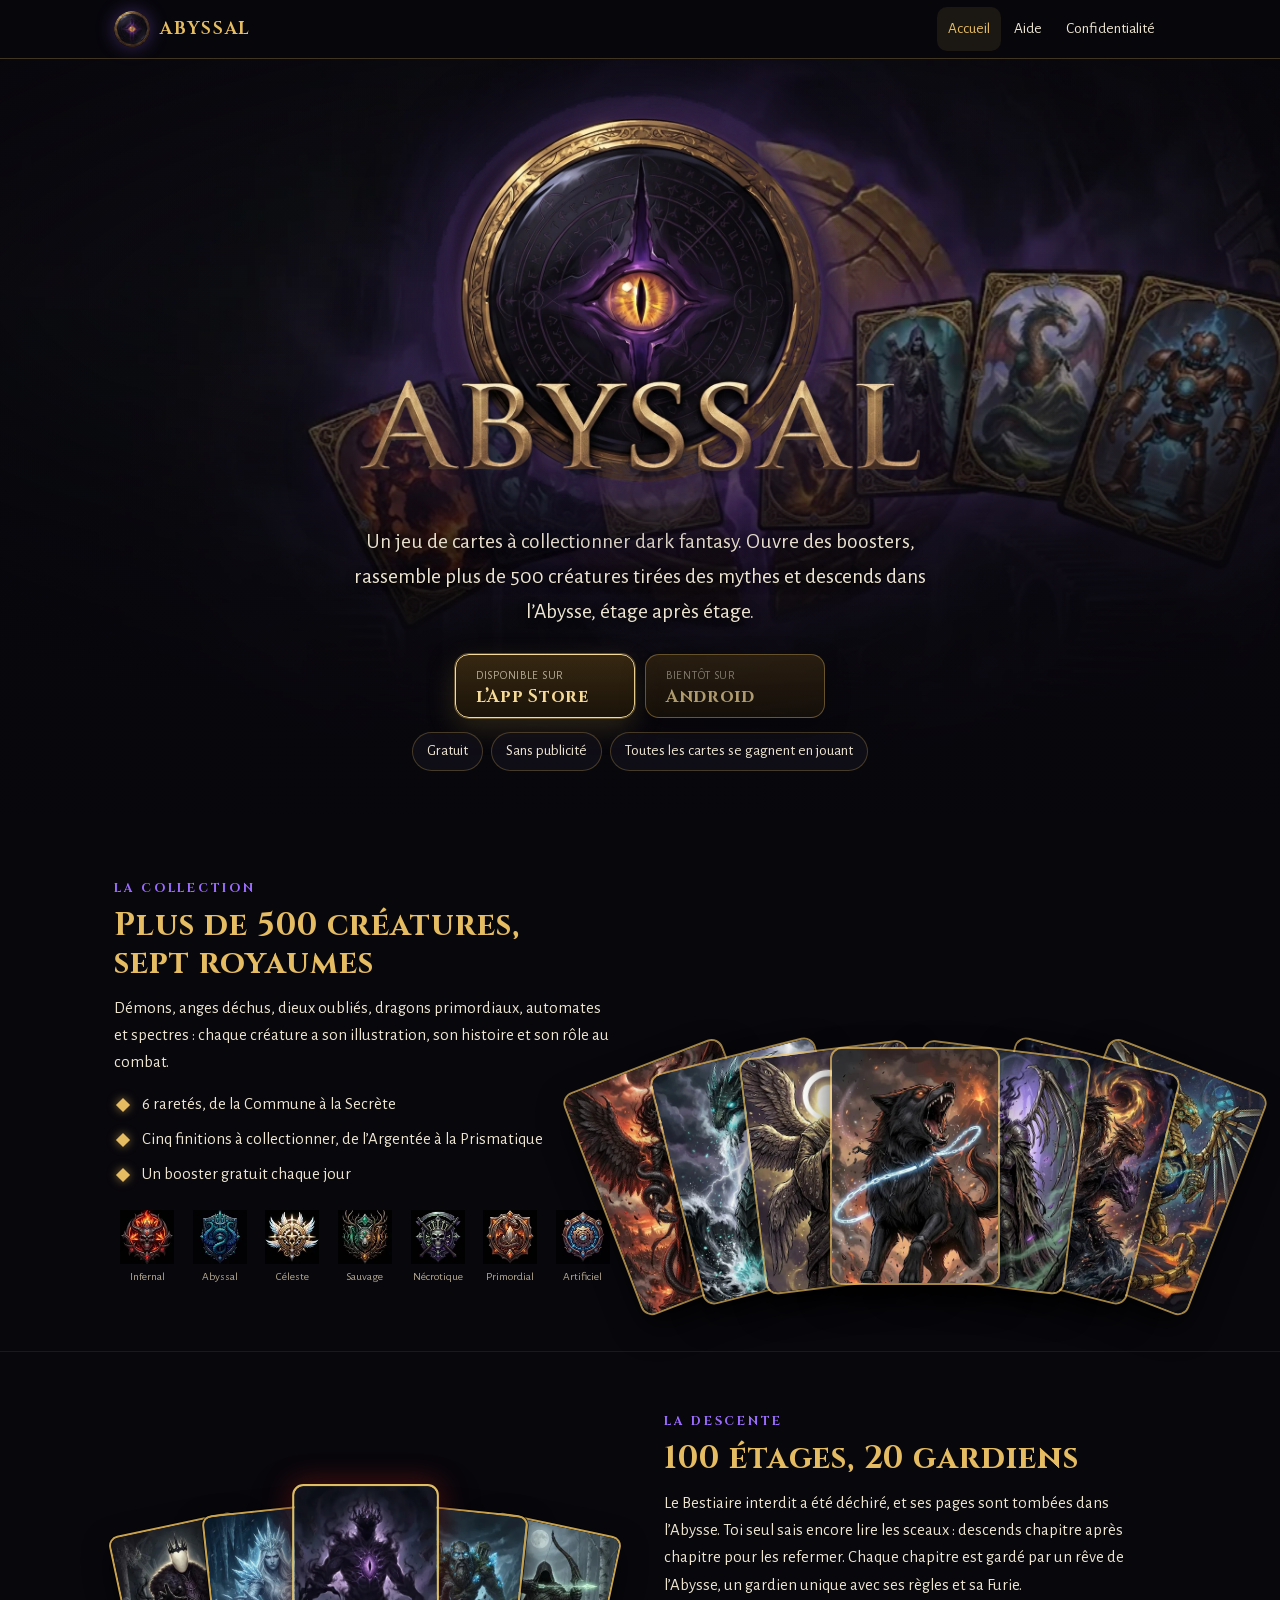
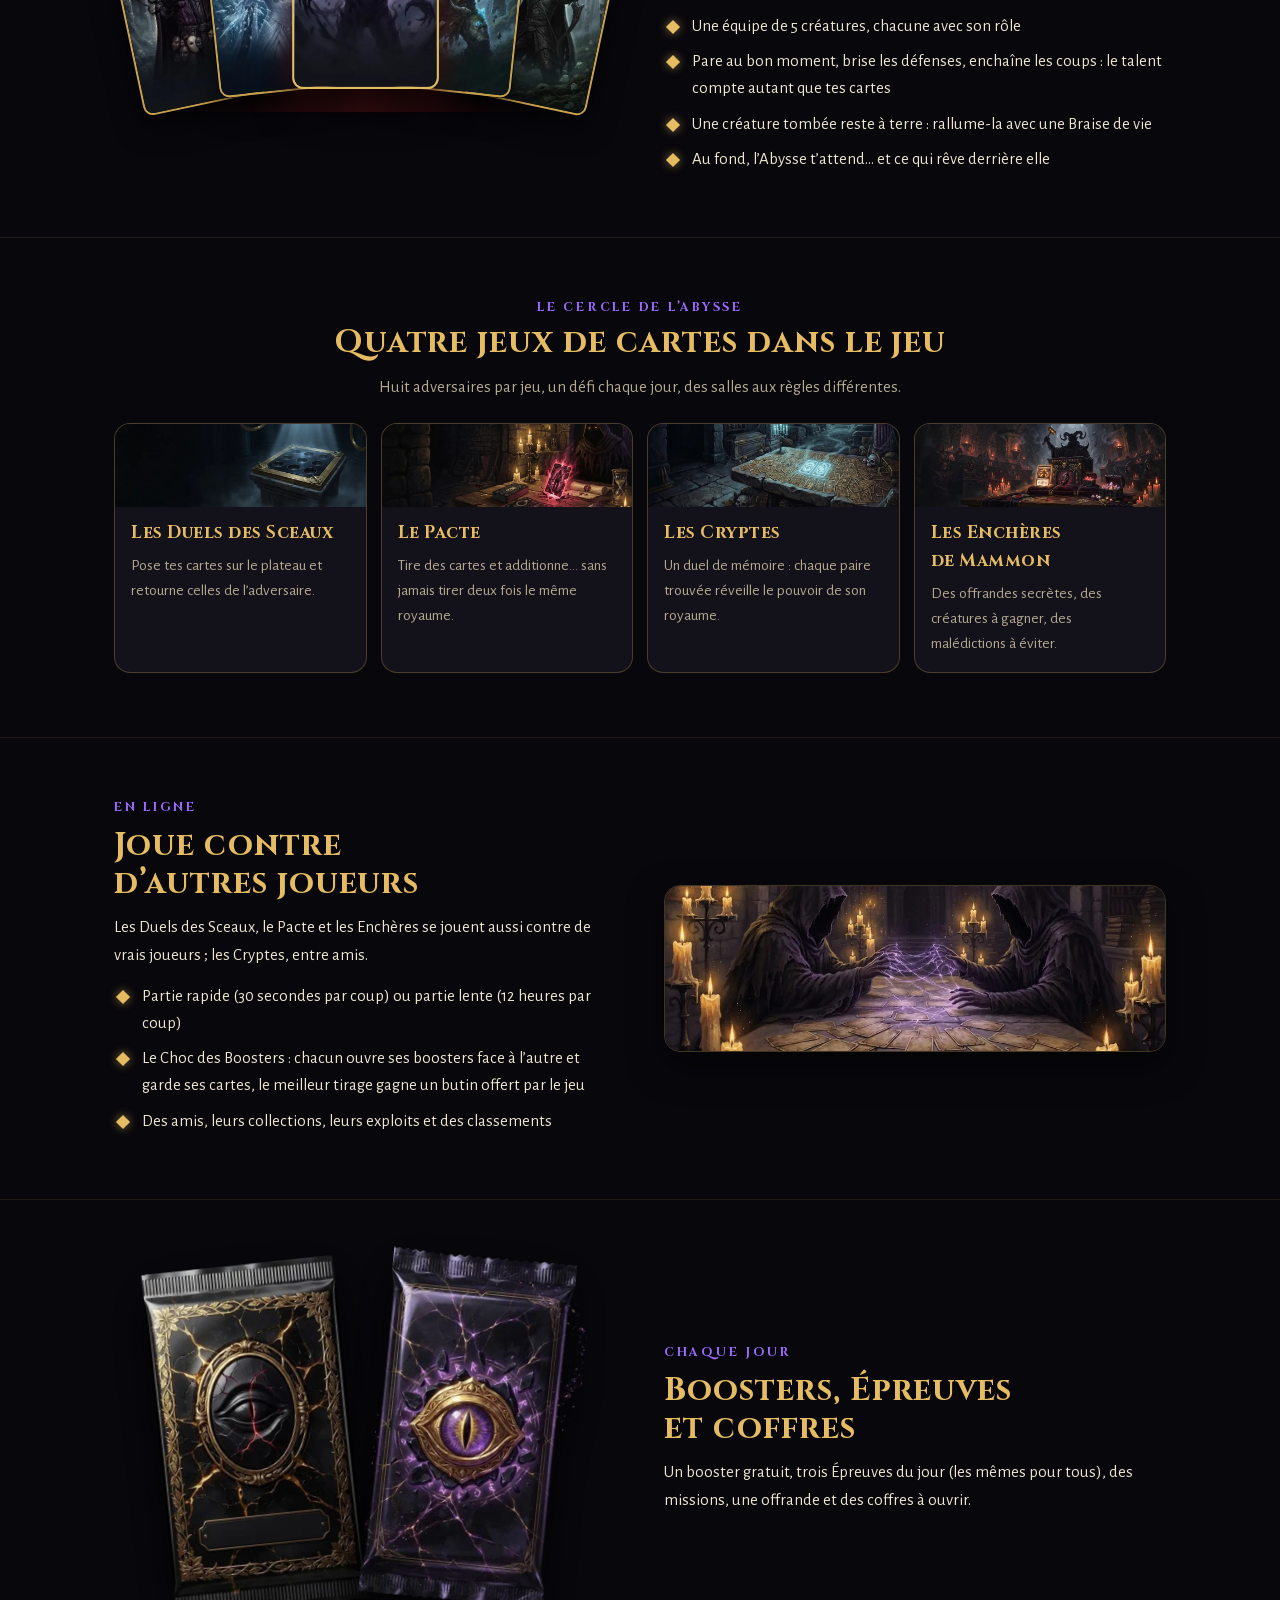
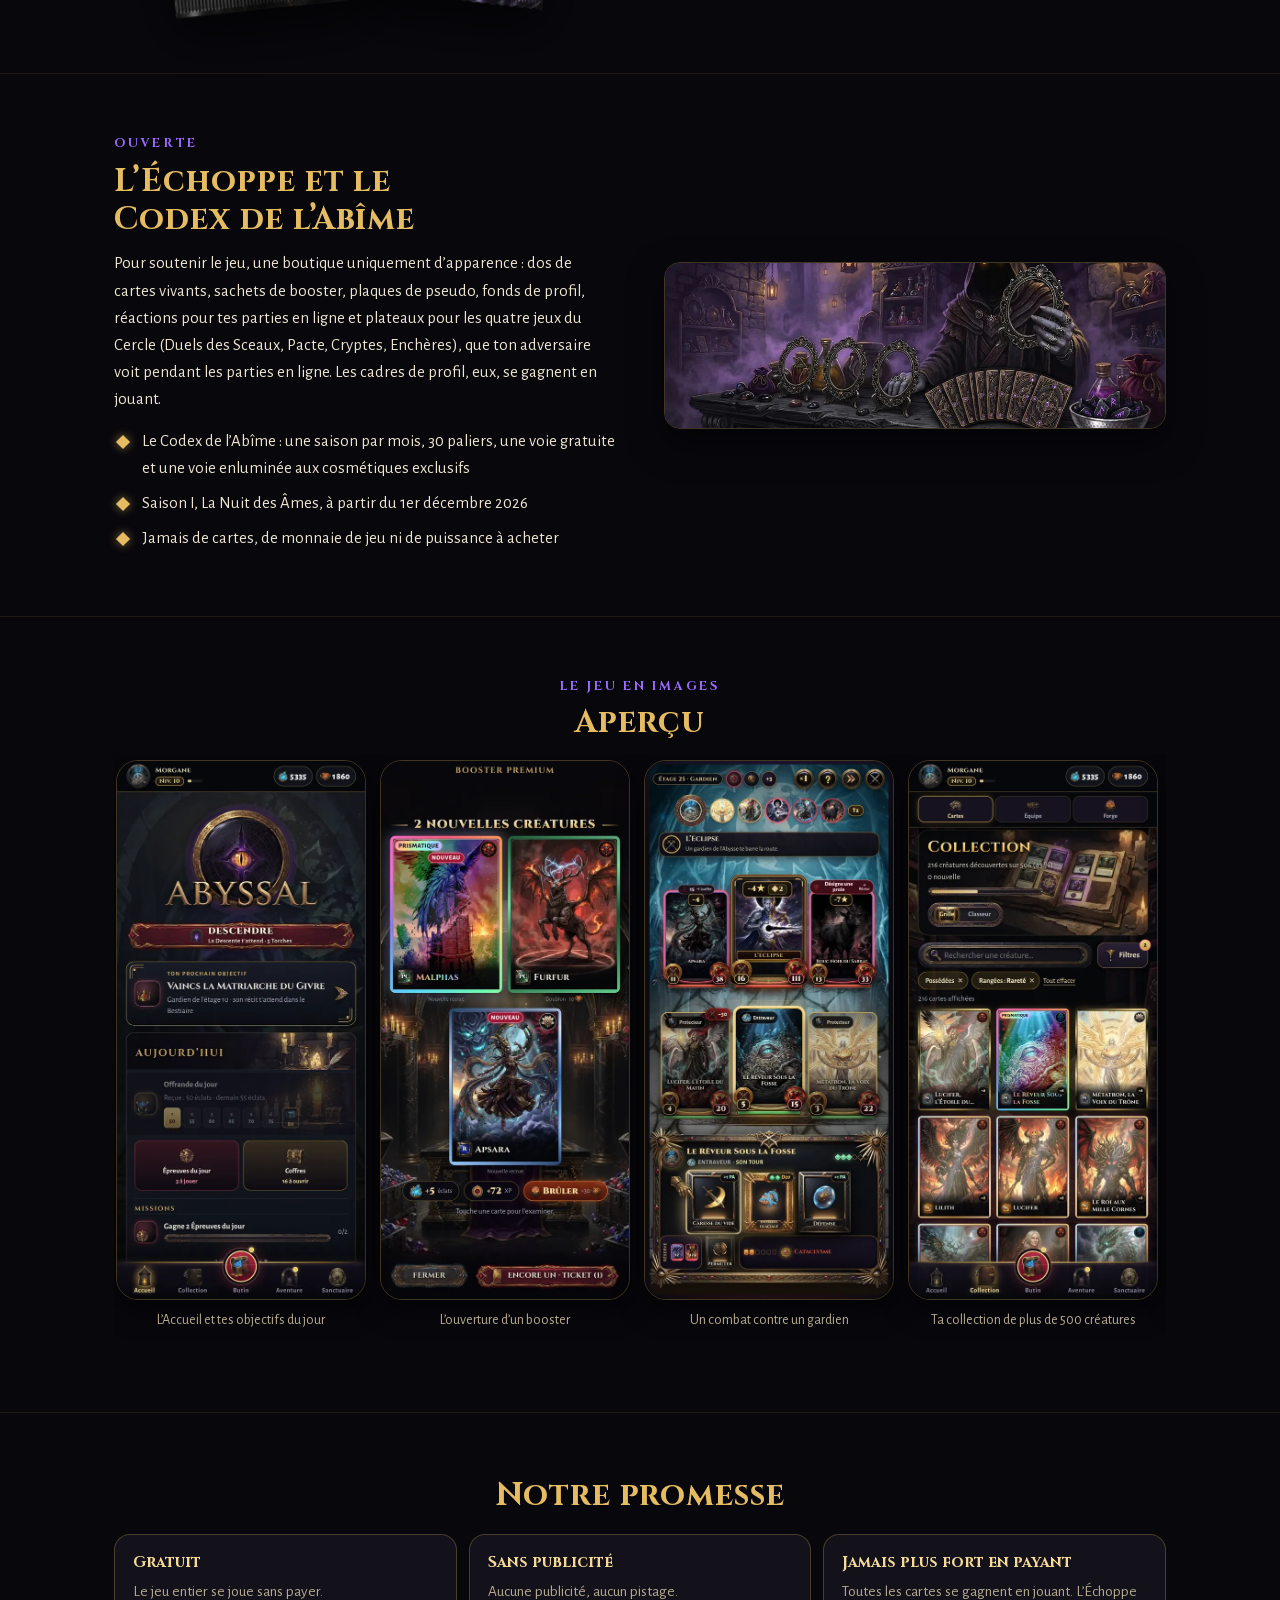
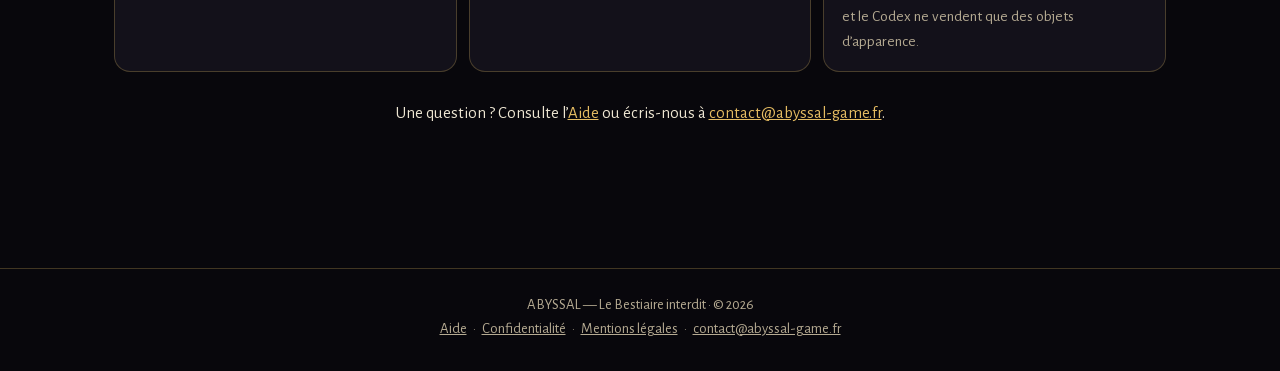
<file: index.html>
<!doctype html>
<html lang="fr">
<head>
<meta charset="utf-8">
<meta name="viewport" content="width=device-width, initial-scale=1, viewport-fit=cover">
<meta name="apple-itunes-app" content="app-id=6825848050">
<title>ABYSSAL — Le Bestiaire interdit</title>
<meta name="description" content="ABYSSAL, jeu de cartes à collectionner dark fantasy : plus de 500 créatures, 100 étages, 20 gardiens, quatre jeux de cartes et des parties en ligne. Gratuit, sans publicité.">
<meta name="theme-color" content="#08070C">
<meta property="og:title" content="ABYSSAL — Le Bestiaire interdit">
<meta property="og:description" content="ABYSSAL, jeu de cartes à collectionner dark fantasy : plus de 500 créatures, 100 étages, 20 gardiens, quatre jeux de cartes et des parties en ligne. Gratuit, sans publicité.">
<meta property="og:type" content="website">
<meta property="og:image" content="https://abyssal-game.fr/img/partage.jpg">
<meta property="og:image:width" content="1200">
<meta property="og:image:height" content="630">
<meta name="twitter:card" content="summary_large_image">
<link rel="icon" type="image/png" href="favicon.png">
<link rel="apple-touch-icon" href="apple-touch-icon.png">
<link rel="stylesheet" href="fonts.css">
<link rel="stylesheet" href="site.css">
</head>
<body>
<header class="top"><div class="wrap"><a class="brand" href="index.html"><img src="img/embleme.webp" alt="" width="36" height="36"><span>ABYSSAL</span></a><nav aria-label="Pages du site"><a href="index.html" aria-current="page">Accueil</a><a href="aide.html">Aide</a><a href="confidentialite.html">Confidentialité</a></nav></div></header>
<section class="hero"><img class="hero-bg" src="img/hero.webp" alt="" width="1024" height="572">
<div class="wrap hero-in">
  <h1 style="position:absolute;left:-9999px">ABYSSAL — Le Bestiaire interdit</h1>
  <img class="logo" src="img/titre.webp" alt="ABYSSAL — Le Bestiaire interdit">
  <p class="lead">Un jeu de cartes à collectionner dark fantasy. Ouvre des boosters, rassemble plus de 500 créatures tirées des mythes et descends dans l’Abysse, étage après étage.</p>
  <div class="cta"><a class="store live" href="https://apps.apple.com/app/abyssal-bestiaire-interdit/id6825848050" rel="noopener"><small>Disponible sur</small><b>l’App Store</b></a><span class="store"><small>Bientôt sur</small><b>Android</b></span></div>
  <ul class="promise"><li>Gratuit</li><li>Sans publicité</li><li>Toutes les cartes se gagnent en jouant</li></ul>
</div></section>
<main>
<section class="sec"><div class="wrap split">
  <div><p class="kick">La collection</p><h2>Plus de 500 créatures, sept royaumes</h2>
  <p>Démons, anges déchus, dieux oubliés, dragons primordiaux, automates et spectres : chaque créature a son illustration, son histoire et son rôle au combat.</p>
  <ul class="ticks"><li>6 raretés, de la Commune à la Secrète</li><li>Cinq finitions à collectionner, de l’Argentée à la Prismatique</li><li>Un booster gratuit chaque jour</li></ul>
  <div class="realms"><figure><img src="img/royaumes/infernal.webp" alt="" width="96" height="96" loading="lazy"><figcaption>Infernal</figcaption></figure><figure><img src="img/royaumes/abyssal.webp" alt="" width="96" height="96" loading="lazy"><figcaption>Abyssal</figcaption></figure><figure><img src="img/royaumes/celeste.webp" alt="" width="96" height="96" loading="lazy"><figcaption>Céleste</figcaption></figure><figure><img src="img/royaumes/sauvage.webp" alt="" width="96" height="96" loading="lazy"><figcaption>Sauvage</figcaption></figure><figure><img src="img/royaumes/necrotique.webp" alt="" width="96" height="96" loading="lazy"><figcaption>Nécrotique</figcaption></figure><figure><img src="img/royaumes/primordial.webp" alt="" width="96" height="96" loading="lazy"><figcaption>Primordial</figcaption></figure><figure><img src="img/royaumes/artificiel.webp" alt="" width="96" height="96" loading="lazy"><figcaption>Artificiel</figcaption></figure></div></div>
  <div class="fan" aria-label="Sept créatures, une par royaume"><img src="img/cartes/INF-051.webp" alt="Lilith (Infernal)" width="360" height="504" loading="lazy" style="--i: -3; z-index: 7"><img src="img/cartes/ABY-045.webp" alt="Léviathan (Abyssal)" width="360" height="504" loading="lazy" style="--i: -2; z-index: 8"><img src="img/cartes/CEL-044.webp" alt="L’Ange aux Mille Yeux (Céleste)" width="360" height="504" loading="lazy" style="--i: -1; z-index: 9"><img src="img/cartes/SAU-049.webp" alt="Fenrir (Sauvage)" width="360" height="504" loading="lazy" style="--i: 0; z-index: 10"><img src="img/cartes/NEC-042.webp" alt="Le Roi Sans Tombe (Nécrotique)" width="360" height="504" loading="lazy" style="--i: 1; z-index: 9"><img src="img/cartes/PRI-048.webp" alt="Tiamat (Primordial)" width="360" height="504" loading="lazy" style="--i: 2; z-index: 8"><img src="img/cartes/ART-041.webp" alt="Le Dragon d’Horlogerie (Artificiel)" width="360" height="504" loading="lazy" style="--i: 3; z-index: 7"></div>
</div></section>
<section class="sec"><div class="wrap split rev">
  <div><p class="kick">La Descente</p><h2>100 étages, 20 gardiens</h2>
  <p>Le Bestiaire interdit a été déchiré, et ses pages sont tombées dans l’Abysse. Toi seul sais encore lire les sceaux : descends chapitre après chapitre pour les refermer. Chaque chapitre est gardé par un rêve de l’Abysse, un gardien unique avec ses règles et sa Furie.</p>
  <ul class="ticks"><li>Une équipe de 5 créatures, chacune avec son rôle</li><li>Pare au bon moment, brise les défenses, enchaîne les coups : le talent compte autant que tes cartes</li><li>Une créature tombée reste à terre : rallume-la avec une Braise de vie</li><li>Au fond, l’Abysse t’attend… et ce qui rêve derrière elle</li></ul></div>
  <div class="bosses"><img src="img/gardiens/roi.webp" alt="Le Roi sans Visage, étage 5" width="360" height="504" loading="lazy" style="--i: -2; --a: 2; z-index: 8"><img src="img/gardiens/matriarche.webp" alt="La Matriarche du Givre, étage 10" width="360" height="504" loading="lazy" style="--i: -1; --a: 1; z-index: 9"><img src="img/gardiens/abysse.webp" alt="L’Abysse, étage 100" width="360" height="504" loading="lazy" style="--i: 0; --a: 0; z-index: 10"><img src="img/gardiens/titan.webp" alt="Le Titan Endormi, étage 80" width="360" height="504" loading="lazy" style="--i: 1; --a: 1; z-index: 9"><img src="img/gardiens/chasseur.webp" alt="Le Chasseur sans Ombre, étage 70" width="360" height="504" loading="lazy" style="--i: 2; --a: 2; z-index: 8"></div>
</div></section>
<section class="sec"><div class="wrap">
  <p class="kick center">Le Cercle de l’Abysse</p><h2 class="center">Quatre jeux de cartes dans le jeu</h2>
  <p class="center muted" style="max-width:38rem;margin:0 auto">Huit adversaires par jeu, un défi chaque jour, des salles aux règles différentes.</p>
  <div class="games"><article class="card game"><img src="img/jeux/sceaux.webp" alt="" width="900" height="297" loading="lazy"><div><h3>Les Duels des Sceaux</h3><p>Pose tes cartes sur le plateau et retourne celles de l’adversaire.</p></div></article><article class="card game"><img src="img/jeux/pacte.webp" alt="" width="900" height="297" loading="lazy"><div><h3>Le Pacte</h3><p>Tire des cartes et additionne… sans jamais tirer deux fois le même royaume.</p></div></article><article class="card game"><img src="img/jeux/cryptes.webp" alt="" width="900" height="297" loading="lazy"><div><h3>Les Cryptes</h3><p>Un duel de mémoire : chaque paire trouvée réveille le pouvoir de son royaume.</p></div></article><article class="card game"><img src="img/jeux/encheres.webp" alt="" width="900" height="297" loading="lazy"><div><h3>Les Enchères de Mammon</h3><p>Des offrandes secrètes, des créatures à gagner, des malédictions à éviter.</p></div></article></div>
</div></section>
<section class="sec"><div class="wrap split">
  <div><p class="kick">En ligne</p><h2>Joue contre d’autres joueurs</h2>
  <p>Les Duels des Sceaux, le Pacte et les Enchères se jouent aussi contre de vrais joueurs ; les Cryptes, entre amis.</p>
  <ul class="ticks"><li>Partie rapide (30 secondes par coup) ou partie lente (12 heures par coup)</li><li>Le Choc des Boosters : chacun ouvre ses boosters face à l’autre et garde ses cartes, le meilleur tirage gagne un butin offert par le jeu</li><li>Des amis, leurs collections, leurs exploits et des classements</li></ul></div>
  <img class="banner" src="img/jeux/enligne.webp" alt="" width="900" height="297" loading="lazy">
</div></section>
<section class="sec"><div class="wrap split rev">
  <div><p class="kick">Chaque jour</p><h2>Boosters, Épreuves et coffres</h2>
  <p>Un booster gratuit, trois Épreuves du jour (les mêmes pour tous), des missions, une offrande et des coffres à ouvrir.</p></div>
  <div class="packs"><img src="img/standard3.webp" alt="Booster standard" loading="lazy"><img src="img/abysse2.webp" alt="Booster de l’Abysse" loading="lazy"></div>
</div></section>
<section class="sec"><div class="wrap split">
  <div><p class="kick">Ouverte</p><h2>L’Échoppe et le Codex de l’Abîme</h2>
  <p>Pour soutenir le jeu, une boutique uniquement d’apparence : dos de cartes vivants, sachets de booster, plaques de pseudo, fonds de profil, réactions pour tes parties en ligne et plateaux pour les quatre jeux du Cercle (Duels des Sceaux, Pacte, Cryptes, Enchères), que ton adversaire voit pendant les parties en ligne. Les cadres de profil, eux, se gagnent en jouant.</p>
  <ul class="ticks"><li>Le Codex de l’Abîme : une saison par mois, 30 paliers, une voie gratuite et une voie enluminée aux cosmétiques exclusifs</li><li>Saison I, La Nuit des Âmes, à partir du 1er décembre 2026</li><li>Jamais de cartes, de monnaie de jeu ni de puissance à acheter</li></ul></div>
  <img class="banner" src="img/jeux/echoppe.webp" alt="" width="900" height="297" loading="lazy">
</div></section>
<section class="sec"><div class="wrap">
  <p class="kick center">Le jeu en images</p><h2 class="center">Aperçu</h2>
  <div class="shots" aria-label="Captures d’écran du jeu"><figure><img src="img/shots/accueil.webp" alt="L’Accueil et tes objectifs du jour" width="540" height="1173" ><figcaption>L’Accueil et tes objectifs du jour</figcaption></figure><figure><img src="img/shots/ouverture.webp" alt="L’ouverture d’un booster" width="540" height="1173" ><figcaption>L’ouverture d’un booster</figcaption></figure><figure><img src="img/shots/combat.webp" alt="Un combat contre un gardien" width="540" height="1173" ><figcaption>Un combat contre un gardien</figcaption></figure><figure><img src="img/shots/collection.webp" alt="Ta collection de plus de 500 créatures" width="540" height="1173" ><figcaption>Ta collection de plus de 500 créatures</figcaption></figure><figure><img src="img/shots/equipe.webp" alt="Ton équipe" width="540" height="1173" ><figcaption>Ton équipe</figcaption></figure><figure><img src="img/shots/sceaux.webp" alt="Les Duels des Sceaux" width="540" height="1173" ><figcaption>Les Duels des Sceaux</figcaption></figure><figure><img src="img/shots/bestiaire.webp" alt="Le Bestiaire" width="540" height="1173" ><figcaption>Le Bestiaire</figcaption></figure><figure><img src="img/shots/carte.webp" alt="Une carte en détail" width="540" height="1173" ><figcaption>Une carte en détail</figcaption></figure></div>
</div></section>
<section class="sec"><div class="wrap">
  <h2 class="center">Notre promesse</h2>
  <div class="pledge"><div class="card"><b>Gratuit</b>Le jeu entier se joue sans payer.</div><div class="card"><b>Sans publicité</b>Aucune publicité, aucun pistage.</div><div class="card"><b>Jamais plus fort en payant</b>Toutes les cartes se gagnent en jouant. L’Échoppe et le Codex ne vendent que des objets d’apparence.</div></div>
  <p class="center" style="margin-top:28px">Une question ? Consulte l’<a href="aide.html">Aide</a> ou écris-nous à <a href="mailto:contact@abyssal-game.fr">contact@abyssal-game.fr</a>.</p>
</div></section>
</main>
<footer><div class="wrap">ABYSSAL — Le Bestiaire interdit · © 2026<br><a href="aide.html">Aide</a>·<a href="confidentialite.html">Confidentialité</a>·<a href="mentions-legales.html">Mentions légales</a>·<a href="mailto:contact@abyssal-game.fr">contact@abyssal-game.fr</a></div></footer>
</body>
</html>
</file>
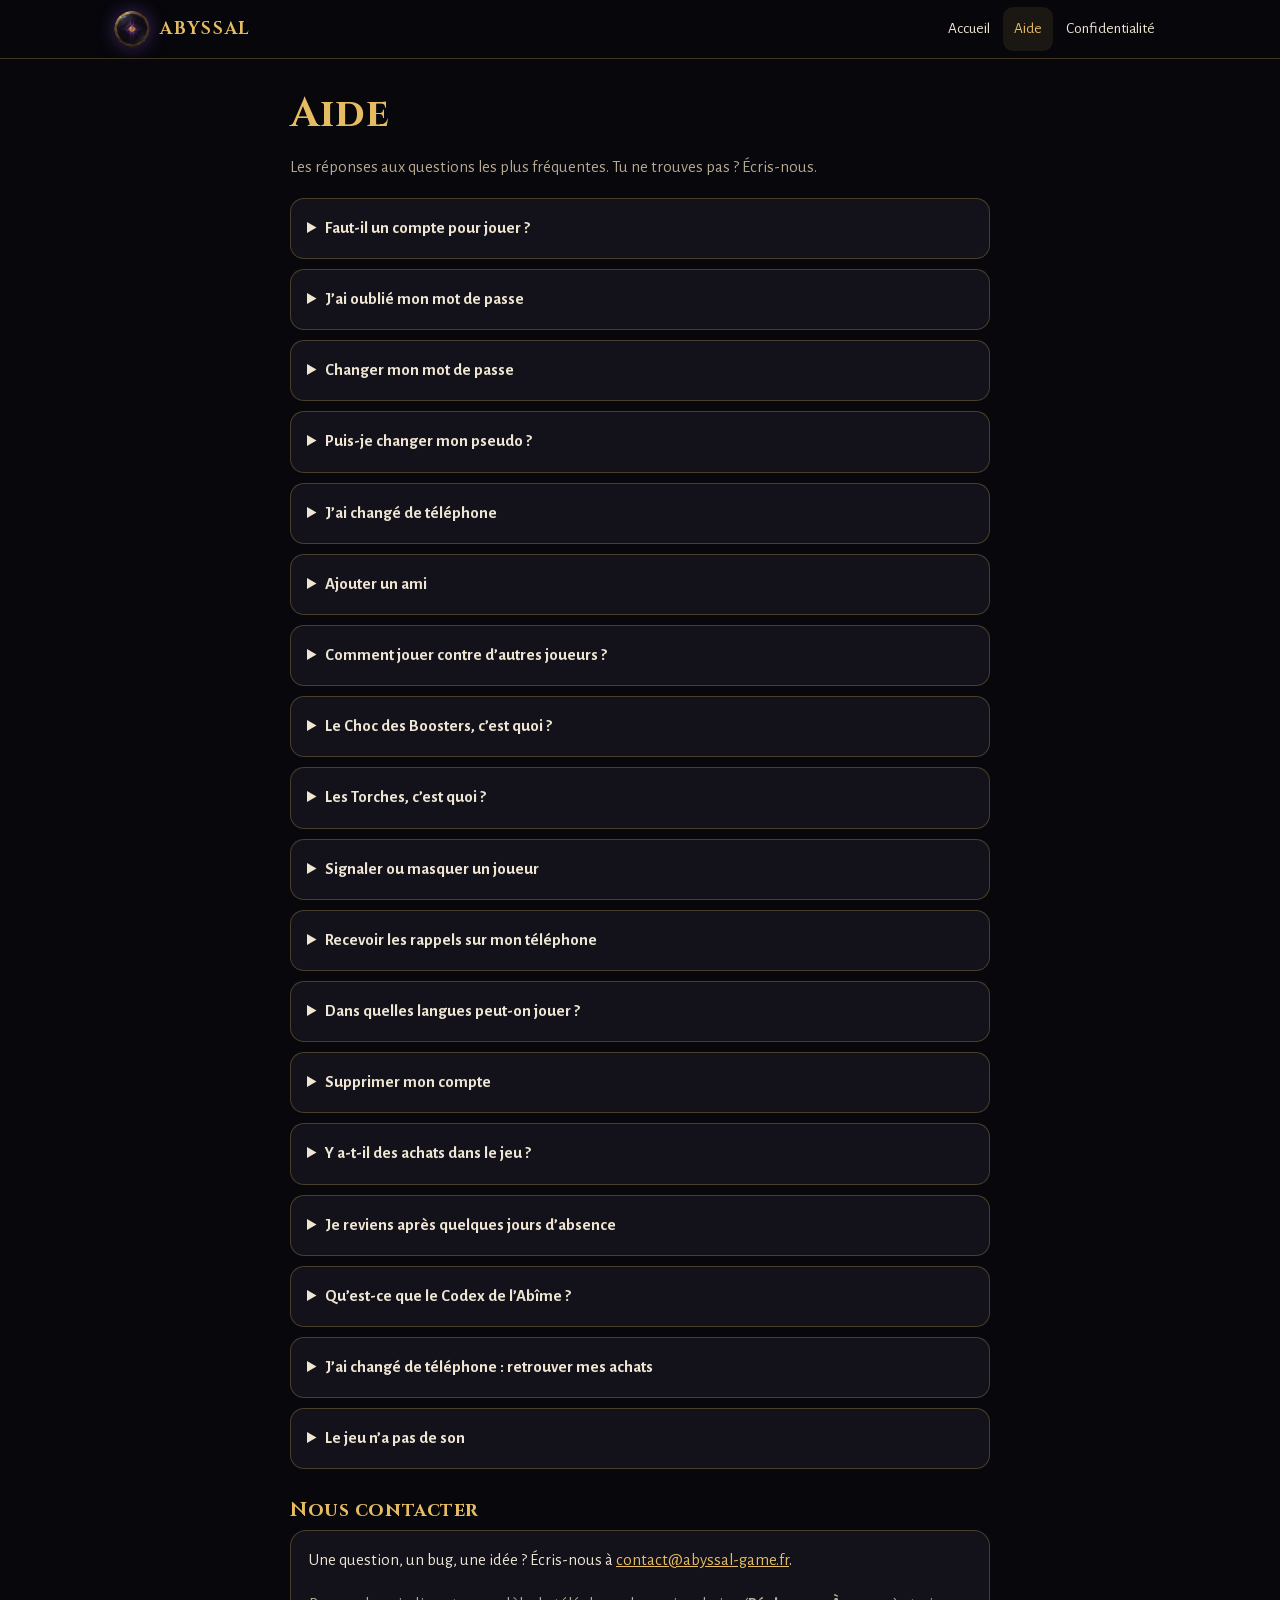
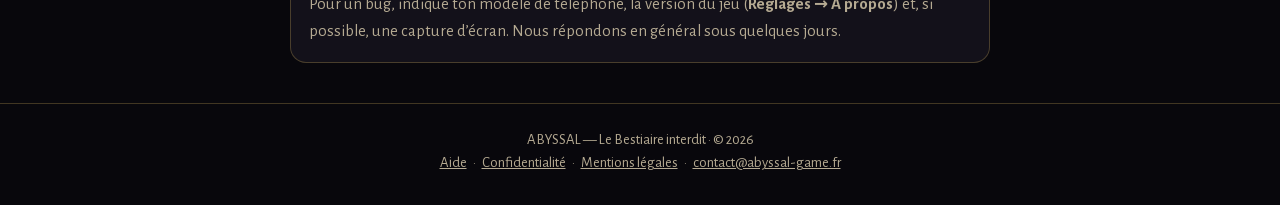
<file: aide.html>
<!doctype html>
<html lang="fr">
<head>
<meta charset="utf-8">
<meta name="viewport" content="width=device-width, initial-scale=1, viewport-fit=cover">
<meta name="apple-itunes-app" content="app-id=6825848050">
<title>Aide — ABYSSAL</title>
<meta name="description" content="Aide et contact d’ABYSSAL — Le Bestiaire interdit : compte, mot de passe, amis, suppression du compte.">
<meta name="theme-color" content="#08070C">
<meta property="og:title" content="Aide — ABYSSAL">
<meta property="og:description" content="Aide et contact d’ABYSSAL — Le Bestiaire interdit : compte, mot de passe, amis, suppression du compte.">
<meta property="og:type" content="website">
<meta property="og:image" content="https://abyssal-game.fr/img/partage.jpg">
<meta property="og:image:width" content="1200">
<meta property="og:image:height" content="630">
<meta name="twitter:card" content="summary_large_image">
<link rel="icon" type="image/png" href="favicon.png">
<link rel="apple-touch-icon" href="apple-touch-icon.png">
<link rel="stylesheet" href="fonts.css">
<link rel="stylesheet" href="site.css">
</head>
<body>
<header class="top"><div class="wrap"><a class="brand" href="index.html"><img src="img/embleme.webp" alt="" width="36" height="36"><span>ABYSSAL</span></a><nav aria-label="Pages du site"><a href="index.html">Accueil</a><a href="aide.html" aria-current="page">Aide</a><a href="confidentialite.html">Confidentialité</a></nav></div></header>
<main class="wrap text"><h1>Aide</h1><p class="muted">Les réponses aux questions les plus fréquentes. Tu ne trouves pas ? Écris-nous.</p><details><summary>Faut-il un compte pour jouer ?</summary><p>Oui. Au premier lancement, crée ton compte (adresse e-mail, mot de passe, puis pseudo). Ta partie y est liée et sauvegardée en ligne : tu la retrouves sur n’importe quel téléphone en te connectant.</p></details><details><summary>J’ai oublié mon mot de passe</summary><p>Sur l’écran Compte, touche « Mot de passe oublié ? » et entre ton adresse e-mail. Tu reçois un lien pour choisir un nouveau mot de passe. Pense à regarder dans tes courriers indésirables.</p></details><details><summary>Changer mon mot de passe</summary><p><b>Sanctuaire → Compte → Changer mon mot de passe</b>. Il doit compter 8 caractères au moins, avec une majuscule, une minuscule, un chiffre et un symbole.</p></details><details><summary>Puis-je changer mon pseudo ?</summary><p>Non : le pseudo est définitif une fois choisi, c’est grâce à lui que tes amis te trouvent. Seule exception : un pseudo masqué après des signalements peut être remplacé une fois.</p></details><details><summary>J’ai changé de téléphone</summary><p>Installe le jeu et connecte-toi avec ton compte : ta partie revient telle que tu l’as laissée.</p></details><details><summary>Ajouter un ami</summary><p><b>Sanctuaire → Amis</b>, puis tape son pseudo. Tu peux aussi toucher le pseudo d’un joueur (classement, partie en ligne) pour ouvrir son profil et l’ajouter. Une fois la demande acceptée, vous voyez mutuellement vos collections complètes.</p></details><details><summary>Comment jouer contre d’autres joueurs ?</summary><p><b>Aventure → Jeux</b>, choisis un jeu puis « Contre un joueur ». Partie rapide : 30 secondes par coup. Partie lente : 12 heures par coup. Si le temps est dépassé, la partie est perdue. Les Cryptes se jouent seulement entre amis.</p></details><details><summary>Le Choc des Boosters, c’est quoi ?</summary><p>Un duel d’ouvertures entre deux joueurs, avec <b>un jeton offert chaque jour</b> (il ne s’achète jamais). Chacun ouvre en même temps trois boosters offerts par le jeu ; le meilleur total remporte les cartes ouvertes pendant la partie. On ne perd jamais une carte de sa collection ni un éclat.</p></details><details><summary>Les Torches, c’est quoi ?</summary><p>Chaque combat de la Descente brûle une Torche, qu’il soit gagné ou perdu. Tu en as <b>5 par jour</b> : elles se rallument à minuit. Sans Torche, ton équipe se repose et ton chapitre t’attend jusqu’au lendemain. Les Épreuves du jour, le Cercle de l’Abysse, les boosters et la Fournaise ne demandent pas de Torche.</p></details><details><summary>Signaler ou masquer un joueur</summary><p>Touche son pseudo pour ouvrir son profil, puis « Signaler ou masquer ce joueur ». Un pseudo signalé par plusieurs joueurs est masqué pour tout le monde.</p></details><details><summary>Recevoir les rappels sur mon téléphone</summary><p>Dans l’application, <b>Réglages → Jeu → Notifications</b> : booster gratuit du jour, offrande du soir, Tirage des Ombres, « à toi de jouer » dans une partie lente, défis et demandes d’ami.</p></details><details><summary>Dans quelles langues peut-on jouer ?</summary><p>En six langues : français, English, español, Deutsch, italiano et português. <b>Réglages → Jeu → Langue</b>.</p></details><details><summary>Supprimer mon compte</summary><p><b>Sanctuaire → Compte → Supprimer mon compte</b> : ton profil, ta sauvegarde en ligne et tes scores sont effacés. Tu n’as plus l’application ? Écris-nous depuis l’adresse e-mail de ton compte, objet « Suppression de compte ».</p></details><details><summary>Y a-t-il des achats dans le jeu ?</summary><p>Le jeu est gratuit et sans publicité, et toutes les cartes se gagnent en jouant. L’Échoppe (<b>Butin → Codex → L’Échoppe</b>) propose des objets <b>uniquement d’apparence</b> (dos de cartes, sachets, plaques, fonds de profil, réactions, plateaux des jeux du Cercle), achetés avec des obsidiennes, ainsi que le Codex enluminé et le Pack du Fondateur : jamais rien qui rende plus fort. Les paiements passent par l’App Store ou Google Play.</p></details><details><summary>Je reviens après quelques jours d’absence</summary><p>Bon retour ! Après trois jours sans jouer, un booster t’attend à ton retour (un booster premium après une semaine). Ton booster gratuit du jour se garde aussi jusqu’à deux, et ta série d’offrandes ne repart pas de zéro : elle recule seulement d’un jour par jour manqué.</p></details><details><summary>Qu’est-ce que le Codex de l’Abîme ?</summary><p>Le pass de saison du jeu : une saison par mois, 30 paliers à franchir en jouant. La voie gratuite donne des éclats, des cendres, des coffres et des boosters ; la voie enluminée, achetée une fois par saison, donne à chaque palier un objet d’apparence exclusif. Première saison : La Nuit des Âmes, à partir du 1er décembre 2026.</p></details><details><summary>J’ai changé de téléphone : retrouver mes achats</summary><p>Tes achats sont liés à ton compte ABYSSAL : connecte-toi et ils reviennent. Dans l’Échoppe, « Restaurer mes achats » vérifie à nouveau tes paiements auprès de l’App Store ou de Google Play.</p></details><details><summary>Le jeu n’a pas de son</summary><p>Vérifie le volume dans <b>Réglages → Jeu</b>. Dans l’application, le son fonctionne même quand le téléphone est en mode silencieux.</p></details>
<h2 id="contact">Nous contacter</h2>
<div class="card"><p style="margin-top:0">Une question, un bug, une idée ? Écris-nous à <a href="mailto:contact@abyssal-game.fr?subject=ABYSSAL%20%E2%80%94%20aide">contact@abyssal-game.fr</a>.</p>
<p class="muted" style="margin-bottom:0">Pour un bug, indique ton modèle de téléphone, la version du jeu (<b>Réglages → À propos</b>) et, si possible, une capture d’écran. Nous répondons en général sous quelques jours.</p></div></main>
<footer><div class="wrap">ABYSSAL — Le Bestiaire interdit · © 2026<br><a href="aide.html">Aide</a>·<a href="confidentialite.html">Confidentialité</a>·<a href="mentions-legales.html">Mentions légales</a>·<a href="mailto:contact@abyssal-game.fr">contact@abyssal-game.fr</a></div></footer>
</body>
</html>
</file>
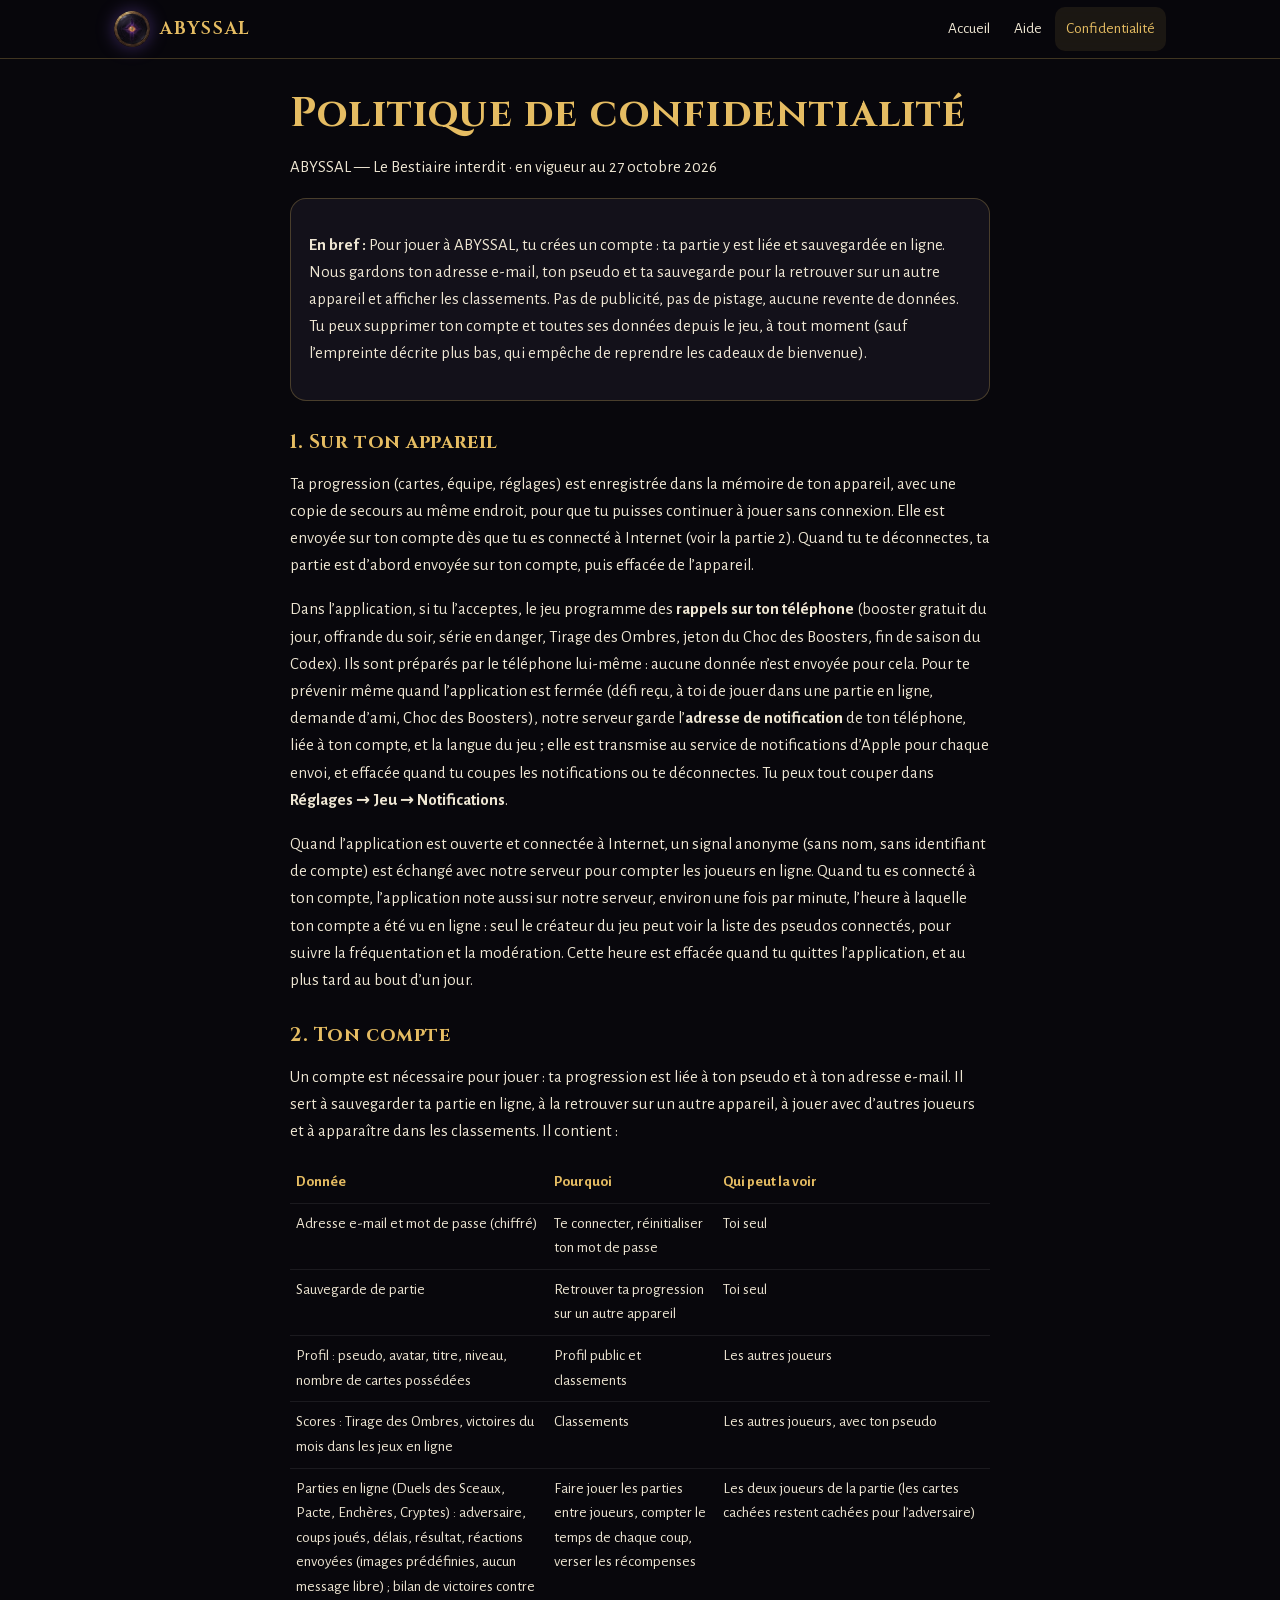
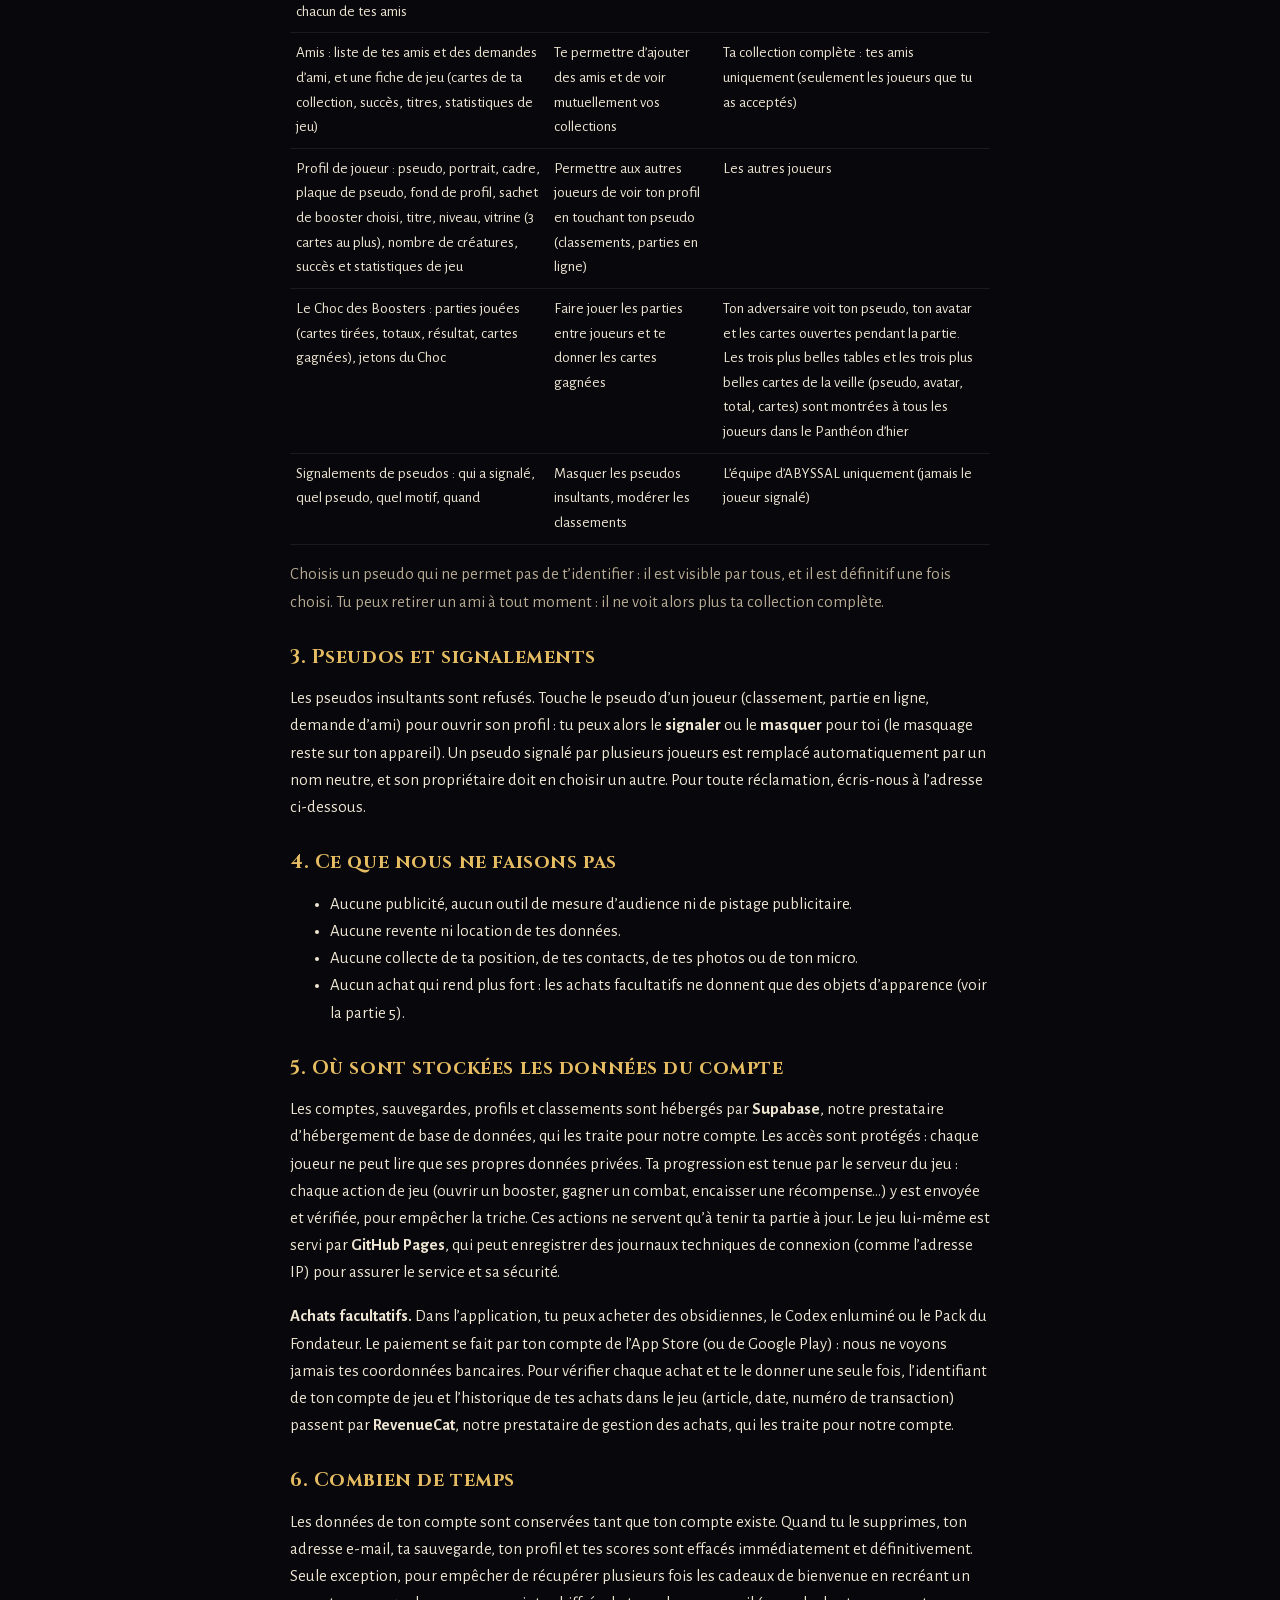
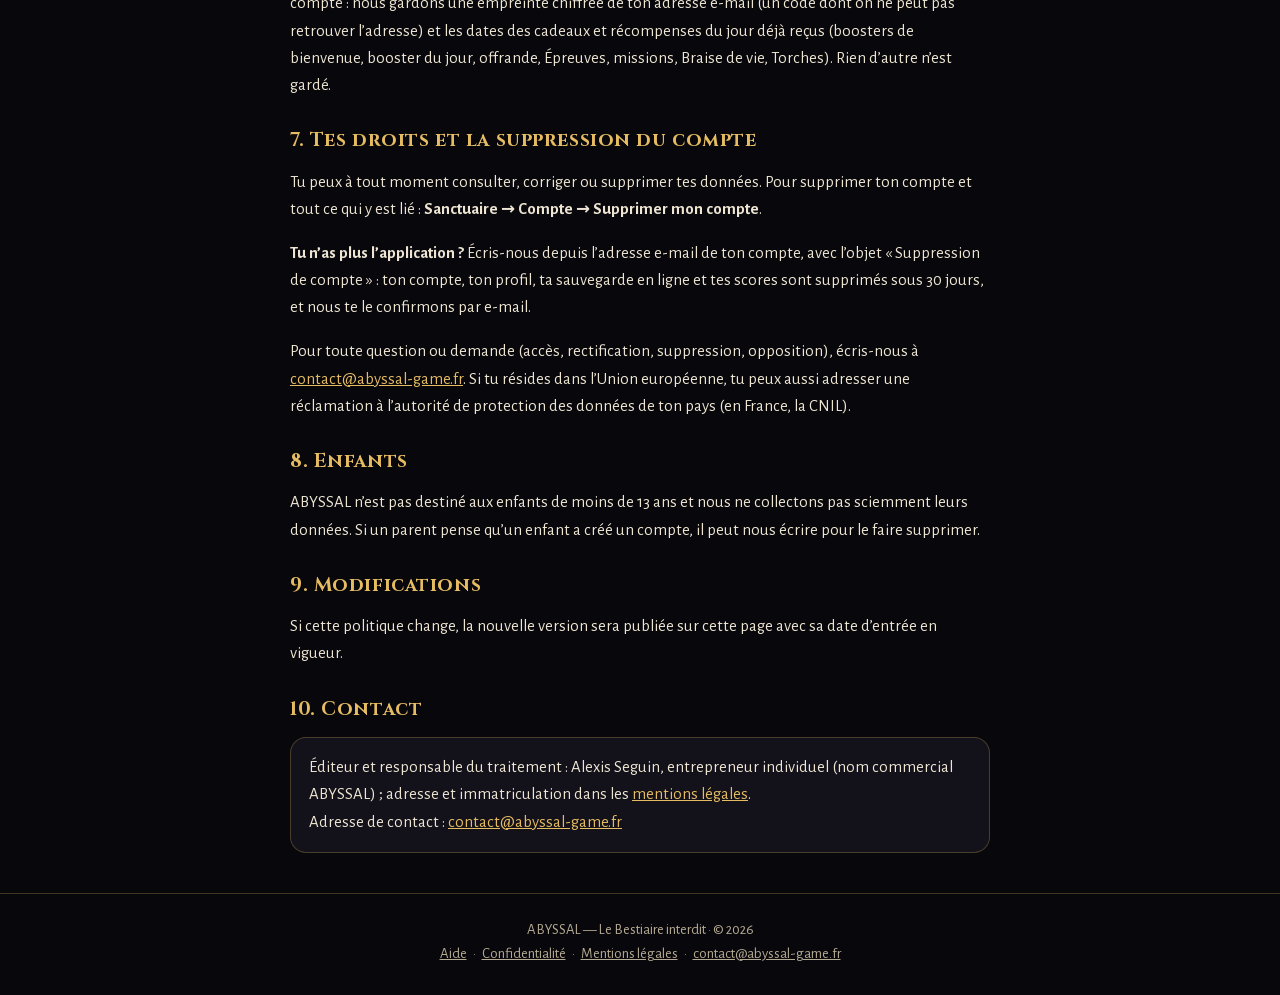
<file: confidentialite.html>
<!doctype html>
<html lang="fr">
<head>
<meta charset="utf-8">
<meta name="viewport" content="width=device-width, initial-scale=1, viewport-fit=cover">
<meta name="apple-itunes-app" content="app-id=6825848050">
<title>Confidentialité — ABYSSAL</title>
<meta name="description" content="Politique de confidentialité d’ABYSSAL — Le Bestiaire interdit : quelles données le jeu utilise, pourquoi, et comment les supprimer.">
<meta name="theme-color" content="#08070C">
<meta property="og:title" content="Confidentialité — ABYSSAL">
<meta property="og:description" content="Politique de confidentialité d’ABYSSAL — Le Bestiaire interdit : quelles données le jeu utilise, pourquoi, et comment les supprimer.">
<meta property="og:type" content="website">
<meta property="og:image" content="https://abyssal-game.fr/img/partage.jpg">
<meta property="og:image:width" content="1200">
<meta property="og:image:height" content="630">
<meta name="twitter:card" content="summary_large_image">
<link rel="icon" type="image/png" href="favicon.png">
<link rel="apple-touch-icon" href="apple-touch-icon.png">
<link rel="stylesheet" href="fonts.css">
<link rel="stylesheet" href="site.css">
</head>
<body>
<header class="top"><div class="wrap"><a class="brand" href="index.html"><img src="img/embleme.webp" alt="" width="36" height="36"><span>ABYSSAL</span></a><nav aria-label="Pages du site"><a href="index.html">Accueil</a><a href="aide.html">Aide</a><a href="confidentialite.html" aria-current="page">Confidentialité</a></nav></div></header>
<main class="wrap text">
    
    <h1>Politique de confidentialité</h1>
    <p class="sub">ABYSSAL — Le Bestiaire interdit · en vigueur au 27 octobre 2026</p>
  
  

  <div class="card">
    <p><b>En bref :</b> Pour jouer à ABYSSAL, tu crées un compte : ta partie y est liée et sauvegardée en ligne. Nous gardons ton adresse e-mail, ton pseudo et ta sauvegarde pour la retrouver sur un autre appareil et afficher les classements. Pas de publicité, pas de pistage, aucune revente de données. Tu peux supprimer ton compte et toutes ses données depuis le jeu, à tout moment (sauf l’empreinte décrite plus bas, qui empêche de reprendre les cadeaux de bienvenue).</p>
  </div>

  <h2>1. Sur ton appareil</h2>
  <p>Ta progression (cartes, équipe, réglages) est enregistrée dans la mémoire de ton appareil, avec une copie de secours au même endroit, pour que tu puisses continuer à jouer sans connexion. Elle est envoyée sur ton compte dès que tu es connecté à Internet (voir la partie 2). Quand tu te déconnectes, ta partie est d’abord envoyée sur ton compte, puis effacée de l’appareil.</p>
  <p>Dans l’application, si tu l’acceptes, le jeu programme des <b>rappels sur ton téléphone</b> (booster gratuit du jour, offrande du soir, série en danger, Tirage des Ombres, jeton du Choc des Boosters, fin de saison du Codex). Ils sont préparés par le téléphone lui-même : aucune donnée n’est envoyée pour cela. Pour te prévenir même quand l’application est fermée (défi reçu, à toi de jouer dans une partie en ligne, demande d’ami, Choc des Boosters), notre serveur garde l’<b>adresse de notification</b> de ton téléphone, liée à ton compte, et la langue du jeu ; elle est transmise au service de notifications d’Apple pour chaque envoi, et effacée quand tu coupes les notifications ou te déconnectes. Tu peux tout couper dans <b>Réglages → Jeu → Notifications</b>.</p>
  <p>Quand l’application est ouverte et connectée à Internet, un signal anonyme (sans nom, sans identifiant de compte) est échangé avec notre serveur pour compter les joueurs en ligne. Quand tu es connecté à ton compte, l’application note aussi sur notre serveur, environ une fois par minute, l’heure à laquelle ton compte a été vu en ligne : seul le créateur du jeu peut voir la liste des pseudos connectés, pour suivre la fréquentation et la modération. Cette heure est effacée quand tu quittes l’application, et au plus tard au bout d’un jour.</p>

  <h2>2. Ton compte</h2>
  <p>Un compte est nécessaire pour jouer : ta progression est liée à ton pseudo et à ton adresse e-mail. Il sert à sauvegarder ta partie en ligne, à la retrouver sur un autre appareil, à jouer avec d’autres joueurs et à apparaître dans les classements. Il contient :</p>
  <div class="tw"><table>
    <tr><th>Donnée</th><th>Pourquoi</th><th>Qui peut la voir</th></tr>
    <tr><td>Adresse e-mail et mot de passe (chiffré)</td><td>Te connecter, réinitialiser ton mot de passe</td><td>Toi seul</td></tr>
    <tr><td>Sauvegarde de partie</td><td>Retrouver ta progression sur un autre appareil</td><td>Toi seul</td></tr>
    <tr><td>Profil : pseudo, avatar, titre, niveau, nombre de cartes possédées</td><td>Profil public et classements</td><td>Les autres joueurs</td></tr>
    <tr><td>Scores : Tirage des Ombres, victoires du mois dans les jeux en ligne</td><td>Classements</td><td>Les autres joueurs, avec ton pseudo</td></tr>
    <tr><td>Parties en ligne (Duels des Sceaux, Pacte, Enchères, Cryptes) : adversaire, coups joués, délais, résultat, réactions envoyées (images prédéfinies, aucun message libre) ; bilan de victoires contre chacun de tes amis</td><td>Faire jouer les parties entre joueurs, compter le temps de chaque coup, verser les récompenses</td><td>Les deux joueurs de la partie (les cartes cachées restent cachées pour l’adversaire)</td></tr>
    <tr><td>Amis : liste de tes amis et des demandes d’ami, et une fiche de jeu (cartes de ta collection, succès, titres, statistiques de jeu)</td><td>Te permettre d’ajouter des amis et de voir mutuellement vos collections</td><td>Ta collection complète : tes amis uniquement (seulement les joueurs que tu as acceptés)</td></tr>
    <tr><td>Profil de joueur : pseudo, portrait, cadre, plaque de pseudo, fond de profil, sachet de booster choisi, titre, niveau, vitrine (3 cartes au plus), nombre de créatures, succès et statistiques de jeu</td><td>Permettre aux autres joueurs de voir ton profil en touchant ton pseudo (classements, parties en ligne)</td><td>Les autres joueurs</td></tr>
    <tr><td>Le Choc des Boosters : parties jouées (cartes tirées, totaux, résultat, cartes gagnées), jetons du Choc</td><td>Faire jouer les parties entre joueurs et te donner les cartes gagnées</td><td>Ton adversaire voit ton pseudo, ton avatar et les cartes ouvertes pendant la partie. Les trois plus belles tables et les trois plus belles cartes de la veille (pseudo, avatar, total, cartes) sont montrées à tous les joueurs dans le Panthéon d’hier</td></tr>
    <tr><td>Signalements de pseudos : qui a signalé, quel pseudo, quel motif, quand</td><td>Masquer les pseudos insultants, modérer les classements</td><td>L’équipe d’ABYSSAL uniquement (jamais le joueur signalé)</td></tr>
  </table></div>
  <p class="muted">Choisis un pseudo qui ne permet pas de t’identifier : il est visible par tous, et il est définitif une fois choisi. Tu peux retirer un ami à tout moment : il ne voit alors plus ta collection complète.</p>

  <h2 id="signalements">3. Pseudos et signalements</h2>
  <p>Les pseudos insultants sont refusés. Touche le pseudo d’un joueur (classement, partie en ligne, demande d’ami) pour ouvrir son profil : tu peux alors le <b>signaler</b> ou le <b>masquer</b> pour toi (le masquage reste sur ton appareil). Un pseudo signalé par plusieurs joueurs est remplacé automatiquement par un nom neutre, et son propriétaire doit en choisir un autre. Pour toute réclamation, écris-nous à l’adresse ci-dessous.</p>

  <h2>4. Ce que nous ne faisons pas</h2>
  <ul>
    <li>Aucune publicité, aucun outil de mesure d’audience ni de pistage publicitaire.</li>
    <li>Aucune revente ni location de tes données.</li>
    <li>Aucune collecte de ta position, de tes contacts, de tes photos ou de ton micro.</li>
    <li>Aucun achat qui rend plus fort : les achats facultatifs ne donnent que des objets d’apparence (voir la partie 5).</li>
  </ul>

  <h2>5. Où sont stockées les données du compte</h2>
  <p>Les comptes, sauvegardes, profils et classements sont hébergés par <b>Supabase</b>, notre prestataire d’hébergement de base de données, qui les traite pour notre compte. Les accès sont protégés : chaque joueur ne peut lire que ses propres données privées. Ta progression est tenue par le serveur du jeu : chaque action de jeu (ouvrir un booster, gagner un combat, encaisser une récompense…) y est envoyée et vérifiée, pour empêcher la triche. Ces actions ne servent qu’à tenir ta partie à jour. Le jeu lui-même est servi par <b>GitHub Pages</b>, qui peut enregistrer des journaux techniques de connexion (comme l’adresse IP) pour assurer le service et sa sécurité.</p>
  <p><b>Achats facultatifs.</b> Dans l’application, tu peux acheter des obsidiennes, le Codex enluminé ou le Pack du Fondateur. Le paiement se fait par ton compte de l’App Store (ou de Google Play) : nous ne voyons jamais tes coordonnées bancaires. Pour vérifier chaque achat et te le donner une seule fois, l’identifiant de ton compte de jeu et l’historique de tes achats dans le jeu (article, date, numéro de transaction) passent par <b>RevenueCat</b>, notre prestataire de gestion des achats, qui les traite pour notre compte.</p>

  <h2>6. Combien de temps</h2>
  <p>Les données de ton compte sont conservées tant que ton compte existe. Quand tu le supprimes, ton adresse e-mail, ta sauvegarde, ton profil et tes scores sont effacés immédiatement et définitivement. Seule exception, pour empêcher de récupérer plusieurs fois les cadeaux de bienvenue en recréant un compte : nous gardons une empreinte chiffrée de ton adresse e-mail (un code dont on ne peut pas retrouver l’adresse) et les dates des cadeaux et récompenses du jour déjà reçus (boosters de bienvenue, booster du jour, offrande, Épreuves, missions, Braise de vie, Torches). Rien d’autre n’est gardé.</p>

  <h2 id="suppression">7. Tes droits et la suppression du compte</h2>
  <p>Tu peux à tout moment consulter, corriger ou supprimer tes données. Pour supprimer ton compte et tout ce qui y est lié : <b>Sanctuaire → Compte → Supprimer mon compte</b>.</p>
  <p><b>Tu n’as plus l’application ?</b> Écris-nous depuis l’adresse e-mail de ton compte, avec l’objet « Suppression de compte » : ton compte, ton profil, ta sauvegarde en ligne et tes scores sont supprimés sous 30 jours, et nous te le confirmons par e-mail.</p>
  <p>Pour toute question ou demande (accès, rectification, suppression, opposition), écris-nous à <a href="mailto:contact@abyssal-game.fr">contact@abyssal-game.fr</a>. Si tu résides dans l’Union européenne, tu peux aussi adresser une réclamation à l’autorité de protection des données de ton pays (en France, la CNIL).</p>

  <h2>8. Enfants</h2>
  <p>ABYSSAL n’est pas destiné aux enfants de moins de 13 ans et nous ne collectons pas sciemment leurs données. Si un parent pense qu’un enfant a créé un compte, il peut nous écrire pour le faire supprimer.</p>

  <h2>9. Modifications</h2>
  <p>Si cette politique change, la nouvelle version sera publiée sur cette page avec sa date d’entrée en vigueur.</p>

  <h2>10. Contact</h2>
  <p class="card">Éditeur et responsable du traitement : Alexis Seguin, entrepreneur individuel (nom commercial ABYSSAL) ; adresse et immatriculation dans les <a href="https://abyssal-game.fr/mentions-legales.html">mentions légales</a>.<br>Adresse de contact : <a id="contact" href="mailto:contact@abyssal-game.fr">contact@abyssal-game.fr</a></p>

  
</main>
<footer><div class="wrap">ABYSSAL — Le Bestiaire interdit · © 2026<br><a href="aide.html">Aide</a>·<a href="confidentialite.html">Confidentialité</a>·<a href="mentions-legales.html">Mentions légales</a>·<a href="mailto:contact@abyssal-game.fr">contact@abyssal-game.fr</a></div></footer>
</body>
</html>
</file>
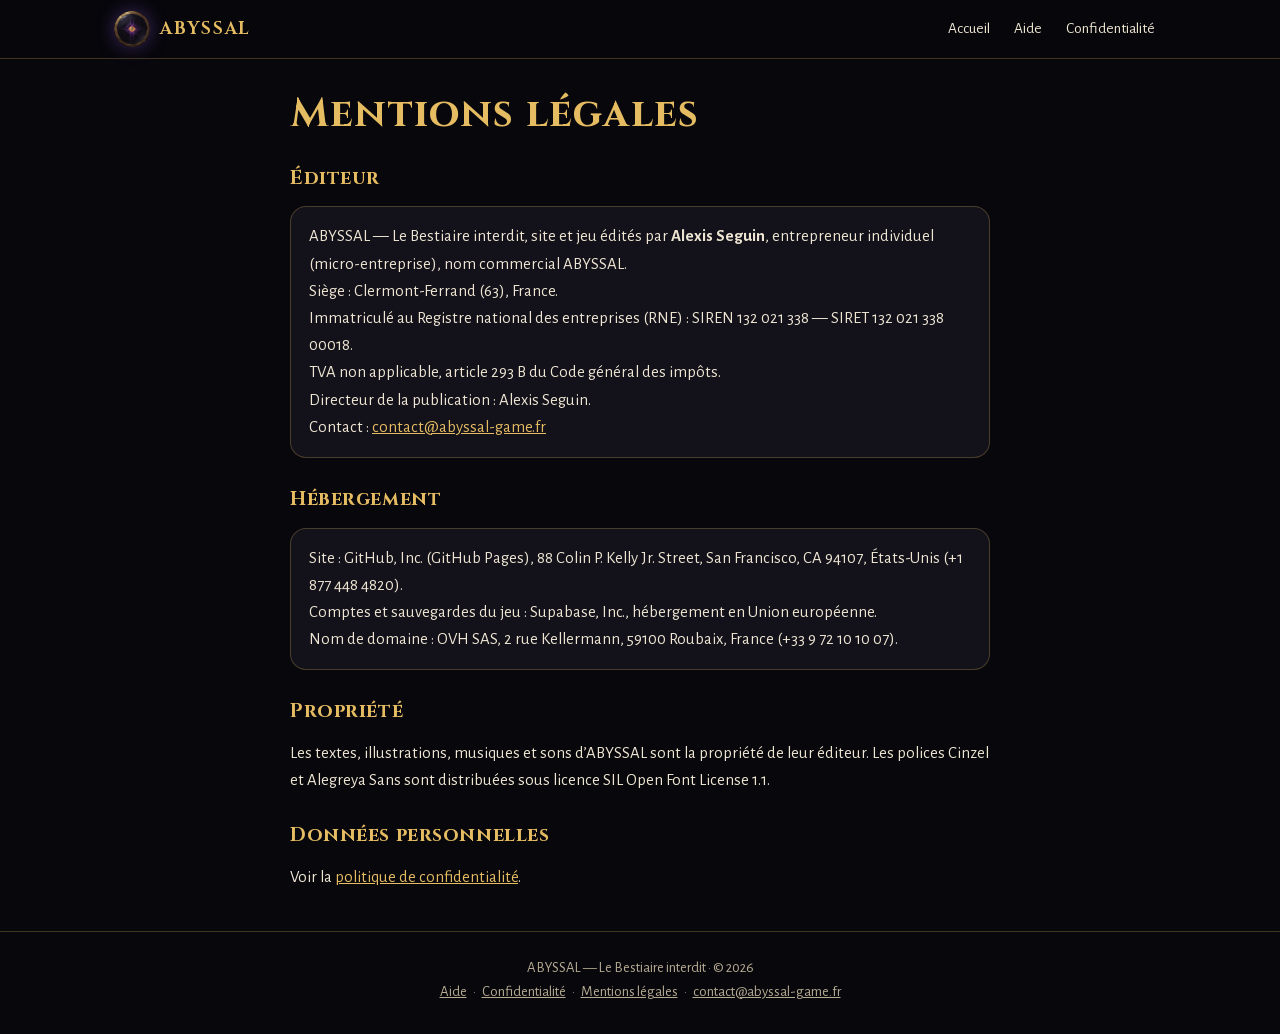
<file: mentions-legales.html>
<!doctype html>
<html lang="fr">
<head>
<meta charset="utf-8">
<meta name="viewport" content="width=device-width, initial-scale=1, viewport-fit=cover">
<meta name="apple-itunes-app" content="app-id=6825848050">
<title>Mentions légales — ABYSSAL</title>
<meta name="description" content="Mentions légales du site abyssal-game.fr.">
<meta name="theme-color" content="#08070C">
<meta property="og:title" content="Mentions légales — ABYSSAL">
<meta property="og:description" content="Mentions légales du site abyssal-game.fr.">
<meta property="og:type" content="website">
<meta property="og:image" content="https://abyssal-game.fr/img/partage.jpg">
<meta property="og:image:width" content="1200">
<meta property="og:image:height" content="630">
<meta name="twitter:card" content="summary_large_image">
<link rel="icon" type="image/png" href="favicon.png">
<link rel="apple-touch-icon" href="apple-touch-icon.png">
<link rel="stylesheet" href="fonts.css">
<link rel="stylesheet" href="site.css">
</head>
<body>
<header class="top"><div class="wrap"><a class="brand" href="index.html"><img src="img/embleme.webp" alt="" width="36" height="36"><span>ABYSSAL</span></a><nav aria-label="Pages du site"><a href="index.html">Accueil</a><a href="aide.html">Aide</a><a href="confidentialite.html">Confidentialité</a></nav></div></header>
<main class="wrap text"><h1>Mentions légales</h1>
<h2>Éditeur</h2>
<p class="card">ABYSSAL — Le Bestiaire interdit, site et jeu édités par <b>Alexis Seguin</b>, entrepreneur individuel (micro-entreprise), nom commercial ABYSSAL.<br>Siège : Clermont-Ferrand (63), France.<br>Immatriculé au Registre national des entreprises (RNE) : SIREN 132 021 338 — SIRET 132 021 338 00018.<br>TVA non applicable, article 293 B du Code général des impôts.<br>Directeur de la publication : Alexis Seguin.<br>Contact : <a href="mailto:contact@abyssal-game.fr">contact@abyssal-game.fr</a></p>
<h2>Hébergement</h2>
<p class="card">Site : GitHub, Inc. (GitHub Pages), 88 Colin P. Kelly Jr. Street, San Francisco, CA 94107, États-Unis (+1 877 448 4820).<br>Comptes et sauvegardes du jeu : Supabase, Inc., hébergement en Union européenne.<br>Nom de domaine : OVH SAS, 2 rue Kellermann, 59100 Roubaix, France (+33 9 72 10 10 07).</p>
<h2>Propriété</h2>
<p>Les textes, illustrations, musiques et sons d’ABYSSAL sont la propriété de leur éditeur. Les polices Cinzel et Alegreya Sans sont distribuées sous licence SIL Open Font License 1.1.</p>
<h2>Données personnelles</h2>
<p>Voir la <a href="confidentialite.html">politique de confidentialité</a>.</p></main>
<footer><div class="wrap">ABYSSAL — Le Bestiaire interdit · © 2026<br><a href="aide.html">Aide</a>·<a href="confidentialite.html">Confidentialité</a>·<a href="mentions-legales.html">Mentions légales</a>·<a href="mailto:contact@abyssal-game.fr">contact@abyssal-game.fr</a></div></footer>
</body>
</html>
</file>
<file: fonts.css>
/* Polices : Cinzel et Alegreya Sans (SIL Open Font License 1.1, fichiers OFL-*.txt dans fonts/) */
/* latin-ext */
@font-face {
  font-family: 'Alegreya Sans';
  font-style: normal;
  font-weight: 400;
  font-display: swap;
  src: url(fonts/AlegreyaSans-3e467a04.woff2) format('woff2');
  unicode-range: U+0100-02BA, U+02BD-02C5, U+02C7-02CC, U+02CE-02D7, U+02DD-02FF, U+0304, U+0308, U+0329, U+1D00-1DBF, U+1E00-1E9F, U+1EF2-1EFF, U+2020, U+20A0-20AB, U+20AD-20C4, U+2113, U+2C60-2C7F, U+A720-A7FF;
}
/* latin */
@font-face {
  font-family: 'Alegreya Sans';
  font-style: normal;
  font-weight: 400;
  font-display: swap;
  src: url(fonts/AlegreyaSans-8a53b32d.woff2) format('woff2');
  unicode-range: U+0000-00FF, U+0131, U+0152-0153, U+02BB-02BC, U+02C6, U+02DA, U+02DC, U+0304, U+0308, U+0329, U+2000-206F, U+20AC, U+2122, U+2191, U+2193, U+2212, U+2215, U+FEFF, U+FFFD;
}
/* latin-ext */
@font-face {
  font-family: 'Alegreya Sans';
  font-style: normal;
  font-weight: 500;
  font-display: swap;
  src: url(fonts/AlegreyaSans-2a89a09d.woff2) format('woff2');
  unicode-range: U+0100-02BA, U+02BD-02C5, U+02C7-02CC, U+02CE-02D7, U+02DD-02FF, U+0304, U+0308, U+0329, U+1D00-1DBF, U+1E00-1E9F, U+1EF2-1EFF, U+2020, U+20A0-20AB, U+20AD-20C4, U+2113, U+2C60-2C7F, U+A720-A7FF;
}
/* latin */
@font-face {
  font-family: 'Alegreya Sans';
  font-style: normal;
  font-weight: 500;
  font-display: swap;
  src: url(fonts/AlegreyaSans-0c0c571a.woff2) format('woff2');
  unicode-range: U+0000-00FF, U+0131, U+0152-0153, U+02BB-02BC, U+02C6, U+02DA, U+02DC, U+0304, U+0308, U+0329, U+2000-206F, U+20AC, U+2122, U+2191, U+2193, U+2212, U+2215, U+FEFF, U+FFFD;
}
/* latin-ext */
@font-face {
  font-family: 'Alegreya Sans';
  font-style: normal;
  font-weight: 700;
  font-display: swap;
  src: url(fonts/AlegreyaSans-b9a4a97d.woff2) format('woff2');
  unicode-range: U+0100-02BA, U+02BD-02C5, U+02C7-02CC, U+02CE-02D7, U+02DD-02FF, U+0304, U+0308, U+0329, U+1D00-1DBF, U+1E00-1E9F, U+1EF2-1EFF, U+2020, U+20A0-20AB, U+20AD-20C4, U+2113, U+2C60-2C7F, U+A720-A7FF;
}
/* latin */
@font-face {
  font-family: 'Alegreya Sans';
  font-style: normal;
  font-weight: 700;
  font-display: swap;
  src: url(fonts/AlegreyaSans-8bed4c5f.woff2) format('woff2');
  unicode-range: U+0000-00FF, U+0131, U+0152-0153, U+02BB-02BC, U+02C6, U+02DA, U+02DC, U+0304, U+0308, U+0329, U+2000-206F, U+20AC, U+2122, U+2191, U+2193, U+2212, U+2215, U+FEFF, U+FFFD;
}
/* latin-ext */
@font-face {
  font-family: 'Alegreya Sans';
  font-style: normal;
  font-weight: 800;
  font-display: swap;
  src: url(fonts/AlegreyaSans-a73a507d.woff2) format('woff2');
  unicode-range: U+0100-02BA, U+02BD-02C5, U+02C7-02CC, U+02CE-02D7, U+02DD-02FF, U+0304, U+0308, U+0329, U+1D00-1DBF, U+1E00-1E9F, U+1EF2-1EFF, U+2020, U+20A0-20AB, U+20AD-20C4, U+2113, U+2C60-2C7F, U+A720-A7FF;
}
/* latin */
@font-face {
  font-family: 'Alegreya Sans';
  font-style: normal;
  font-weight: 800;
  font-display: swap;
  src: url(fonts/AlegreyaSans-f03ce63a.woff2) format('woff2');
  unicode-range: U+0000-00FF, U+0131, U+0152-0153, U+02BB-02BC, U+02C6, U+02DA, U+02DC, U+0304, U+0308, U+0329, U+2000-206F, U+20AC, U+2122, U+2191, U+2193, U+2212, U+2215, U+FEFF, U+FFFD;
}
/* latin-ext */
@font-face {
  font-family: 'Cinzel';
  font-style: normal;
  font-weight: 600;
  font-display: swap;
  src: url(fonts/Cinzel-c0fe750f.woff2) format('woff2');
  unicode-range: U+0100-02BA, U+02BD-02C5, U+02C7-02CC, U+02CE-02D7, U+02DD-02FF, U+0304, U+0308, U+0329, U+1D00-1DBF, U+1E00-1E9F, U+1EF2-1EFF, U+2020, U+20A0-20AB, U+20AD-20C4, U+2113, U+2C60-2C7F, U+A720-A7FF;
}
/* latin */
@font-face {
  font-family: 'Cinzel';
  font-style: normal;
  font-weight: 600;
  font-display: swap;
  src: url(fonts/Cinzel-1bec9af0.woff2) format('woff2');
  unicode-range: U+0000-00FF, U+0131, U+0152-0153, U+02BB-02BC, U+02C6, U+02DA, U+02DC, U+0304, U+0308, U+0329, U+2000-206F, U+20AC, U+2122, U+2191, U+2193, U+2212, U+2215, U+FEFF, U+FFFD;
}
/* latin-ext */
@font-face {
  font-family: 'Cinzel';
  font-style: normal;
  font-weight: 700;
  font-display: swap;
  src: url(fonts/Cinzel-c0fe750f.woff2) format('woff2');
  unicode-range: U+0100-02BA, U+02BD-02C5, U+02C7-02CC, U+02CE-02D7, U+02DD-02FF, U+0304, U+0308, U+0329, U+1D00-1DBF, U+1E00-1E9F, U+1EF2-1EFF, U+2020, U+20A0-20AB, U+20AD-20C4, U+2113, U+2C60-2C7F, U+A720-A7FF;
}
/* latin */
@font-face {
  font-family: 'Cinzel';
  font-style: normal;
  font-weight: 700;
  font-display: swap;
  src: url(fonts/Cinzel-1bec9af0.woff2) format('woff2');
  unicode-range: U+0000-00FF, U+0131, U+0152-0153, U+02BB-02BC, U+02C6, U+02DA, U+02DC, U+0304, U+0308, U+0329, U+2000-206F, U+20AC, U+2122, U+2191, U+2193, U+2212, U+2215, U+FEFF, U+FFFD;
}
/* latin-ext */
@font-face {
  font-family: 'Cinzel';
  font-style: normal;
  font-weight: 900;
  font-display: swap;
  src: url(fonts/Cinzel-c0fe750f.woff2) format('woff2');
  unicode-range: U+0100-02BA, U+02BD-02C5, U+02C7-02CC, U+02CE-02D7, U+02DD-02FF, U+0304, U+0308, U+0329, U+1D00-1DBF, U+1E00-1E9F, U+1EF2-1EFF, U+2020, U+20A0-20AB, U+20AD-20C4, U+2113, U+2C60-2C7F, U+A720-A7FF;
}
/* latin */
@font-face {
  font-family: 'Cinzel';
  font-style: normal;
  font-weight: 900;
  font-display: swap;
  src: url(fonts/Cinzel-1bec9af0.woff2) format('woff2');
  unicode-range: U+0000-00FF, U+0131, U+0152-0153, U+02BB-02BC, U+02C6, U+02DA, U+02DC, U+0304, U+0308, U+0329, U+2000-206F, U+20AC, U+2122, U+2191, U+2193, U+2212, U+2215, U+FEFF, U+FFFD;
}
</file>
<file: site.css>
:root { --bg: #08070C; --panel: #13111A; --panel2: #1B1724; --ink: #EEE6D3; --muted: #B5AA92; --gold: #E5BC62; --gold2: #F6DA98; --line: rgba(229, 188, 98, .26); --violet: #9B6BFF; color-scheme: dark; }
* { box-sizing: border-box; }
html { -webkit-text-size-adjust: 100%; scroll-behavior: smooth; }
body { margin: 0; background: var(--bg); color: var(--ink); font: 400 1.05rem/1.62 'Alegreya Sans', system-ui, sans-serif; }
html, body, main, .sec, .hero { overflow-x: clip; }
a { color: var(--gold); }
img { max-width: 100%; height: auto; display: block; }
.wrap { max-width: 68rem; margin: 0 auto; padding: 0 max(18px, env(safe-area-inset-left)); }
.top { position: sticky; top: 0; z-index: 20; background: rgba(8, 7, 12, .82); backdrop-filter: blur(12px); -webkit-backdrop-filter: blur(12px); border-bottom: 1px solid var(--line); padding-top: env(safe-area-inset-top); }
.top .wrap { display: flex; align-items: center; justify-content: space-between; gap: 12px; min-height: 58px; }
.brand { display: flex; align-items: center; gap: 10px; text-decoration: none; color: var(--gold); font: 700 1.08rem/1 'Cinzel', Georgia, serif; letter-spacing: .1em; }
.brand img { width: 36px; height: 36px; border-radius: 50%; box-shadow: 0 0 18px rgba(155, 107, 255, .35); }
nav { display: flex; gap: 2px; }
nav a { text-decoration: none; color: var(--ink); padding: 10px 11px; border-radius: 10px; font-size: .96rem; min-height: 44px; display: inline-flex; align-items: center; }
nav a[aria-current="page"] { color: var(--gold); background: rgba(229, 188, 98, .09); }
@media (max-width: 460px) { .brand span { display: none; } nav a { padding: 10px 8px; font-size: .92rem; } }
h1, h2, h3 { font-family: 'Cinzel', Georgia, serif; color: var(--gold); letter-spacing: .03em; text-wrap: balance; }
h1 { font-size: clamp(1.7rem, 6vw, 2.5rem); line-height: 1.15; margin: 32px 0 10px; }
h2 { font-size: clamp(1.35rem, 5vw, 2rem); line-height: 1.18; margin: 0 0 12px; }
h3 { font-size: 1.08rem; margin: 0 0 6px; }
.muted { color: var(--muted); }
.kick { font: 700 .78rem/1 'Cinzel', Georgia, serif; letter-spacing: .22em; text-transform: uppercase; color: var(--violet); margin: 0 0 10px; }
.card { background: var(--panel); border: 1px solid var(--line); border-radius: 16px; padding: 16px 18px; }
/* ouverture */
.hero { position: relative; min-height: min(92vh, 760px); display: grid; align-items: end; overflow: hidden; isolation: isolate; }
.hero-bg { position: absolute; inset: 0; z-index: -2; width: 100%; height: 100%; object-fit: cover; object-position: 50% 40%; transform: scale(1.04); }
.hero::after { content: ''; position: absolute; inset: 0; z-index: -1; background: radial-gradient(70% 55% at 50% 38%, transparent 0%, rgba(8, 7, 12, .35) 60%, rgba(8, 7, 12, .92) 100%), linear-gradient(180deg, rgba(8, 7, 12, .25) 0%, transparent 30%, rgba(8, 7, 12, .7) 66%, var(--bg) 100%); }
.hero-in { text-align: center; padding: 0 0 48px; }
.hero .logo { width: min(560px, 88%); margin: 0 auto; filter: drop-shadow(0 10px 40px rgba(0, 0, 0, .9)) drop-shadow(0 0 30px rgba(155, 107, 255, .25)); }
.hero .lead { font-size: clamp(1.1rem, 3.9vw, 1.35rem); max-width: 36rem; margin: 14px auto 0; text-shadow: 0 2px 10px #000; }
.cta { display: flex; gap: 10px; justify-content: center; flex-wrap: wrap; margin: 24px 0 14px; }
.store { display: inline-flex; flex-direction: column; align-items: flex-start; gap: 2px; min-width: 180px; padding: 11px 20px; border-radius: 14px; border: 1px solid rgba(229, 188, 98, .55); background: linear-gradient(180deg, rgba(58, 42, 18, .92), rgba(28, 20, 9, .92)); color: var(--ink); text-decoration: none; box-shadow: 0 8px 24px rgba(0, 0, 0, .5); }
.store small { font-size: .74rem; color: var(--muted); letter-spacing: .06em; text-transform: uppercase; }
.store b { font: 700 1.08rem/1.1 'Cinzel', Georgia, serif; color: var(--gold2); letter-spacing: .04em; }
.store.live { border-color: var(--gold2); box-shadow: 0 0 0 1px rgba(229, 188, 98, .35), 0 10px 28px rgba(229, 188, 98, .18), 0 8px 24px rgba(0, 0, 0, .5); }
.store.live:hover, .store.live:focus-visible { filter: brightness(1.12); }
.store:not(.live) { opacity: .7; }
.promise { display: flex; flex-wrap: wrap; gap: 8px; justify-content: center; margin: 0; padding: 0; list-style: none; }
.promise li { border: 1px solid var(--line); background: rgba(19, 17, 26, .7); border-radius: 999px; padding: 6px 14px; font-size: .95rem; }
/* sections */
.sec { padding: 64px 0; }
.sec + .sec { border-top: 1px solid rgba(229, 188, 98, .1); }
.split { display: grid; gap: 28px; align-items: center; }
.split > * { min-width: 0; }
@media (min-width: 820px) { .split { grid-template-columns: 1fr 1fr; gap: 48px; } .split.rev > :first-child { order: 2; } }
.split p { margin: 0 0 12px; }
.ticks { list-style: none; padding: 0; margin: 14px 0 0; display: grid; gap: 8px; }
.ticks li { padding-left: 28px; position: relative; }
.ticks li::before { content: ''; position: absolute; left: 4px; top: .55em; width: 10px; height: 10px; transform: rotate(45deg); background: var(--gold); box-shadow: 0 0 10px rgba(229, 188, 98, .6); }
/* cartes en éventail */
.fan { position: relative; height: clamp(260px, 62vw, 400px); }
.fan { --sp: 34%; }
@media (max-width: 600px) { .fan { --sp: 19%; } }
.fan img { transform: translateX(calc(-50% + var(--i) * var(--sp))) rotate(calc(var(--i) * 7deg)); }
.fan img { position: absolute; left: 50%; bottom: 0; width: clamp(110px, 25vw, 170px); aspect-ratio: 5 / 7; object-fit: cover; border-radius: 12px; border: 2px solid rgba(229, 188, 98, .7); box-shadow: 0 14px 30px rgba(0, 0, 0, .7); transform-origin: 50% 120%; }
.realms { display: grid; grid-template-columns: repeat(7, minmax(0, 1fr)); gap: 6px; margin-top: 22px; }
.realms figure { margin: 0; text-align: center; }
.realms img { width: 100%; max-width: 54px; margin: 0 auto; }
.realms figcaption { font-size: .72rem; color: var(--muted); margin-top: 4px; }
/* gardiens */
.bosses { display: flex; justify-content: center; align-items: center; container-type: inline-size; position: relative; padding: 18px 0 34px; }
.bosses::before { content: ''; position: absolute; left: 6%; right: 6%; bottom: 0; height: 50%; background: radial-gradient(60% 100% at 50% 100%, rgba(200, 40, 40, .28), transparent 70%); }
.bosses img { position: relative; width: min(26cqi, 190px); height: auto; aspect-ratio: 5 / 7; margin: 0 -4cqi; border-radius: 10px; border: 2px solid #c9a24d; box-shadow: 0 12px 28px rgba(0, 0, 0, .75), 0 0 0 1px rgba(0, 0, 0, .6); transform: rotate(calc(var(--i) * 6deg)) translateY(calc(var(--a) * 14px)); }
.bosses img[style*="--i: 0;"] { transform: scale(1.12); border-color: #e0bd63; box-shadow: 0 14px 34px rgba(0, 0, 0, .8), 0 0 26px rgba(200, 40, 40, .45); }
/* jeux */
.games { display: grid; grid-template-columns: repeat(auto-fit, minmax(min(100%, 15.5rem), 1fr)); gap: 14px; margin-top: 22px; }
.game { overflow: hidden; padding: 0; }
.game img { width: 100%; aspect-ratio: 900 / 297; object-fit: cover; }
.game div { padding: 12px 16px 16px; }
.game p { margin: 0; color: var(--muted); font-size: .97rem; }
.banner { border-radius: 16px; border: 1px solid var(--line); box-shadow: 0 14px 34px rgba(0, 0, 0, .55); }
.packs { display: flex; justify-content: center; align-items: flex-end; gap: 4%; }
.packs img { width: 40%; max-width: 210px; filter: drop-shadow(0 16px 26px rgba(0, 0, 0, .8)); }
.packs img:first-child { transform: rotate(-6deg); }
.packs img:last-child { transform: rotate(6deg) translateY(-8px); }
/* captures */
.shots { display: flex; gap: 14px; overflow-x: auto; scroll-snap-type: x mandatory; padding: 6px 2px 16px; -webkit-overflow-scrolling: touch; scrollbar-width: thin; }
.shots figure { flex: 0 0 min(60vw, 250px); margin: 0; scroll-snap-align: center; }
.shots img { border-radius: 22px; border: 1px solid var(--line); box-shadow: 0 10px 26px rgba(0, 0, 0, .6); }
.shots figcaption { color: var(--muted); font-size: .9rem; text-align: center; margin-top: 8px; }
.center { text-align: center; }
.pledge { display: grid; grid-template-columns: repeat(auto-fit, minmax(min(100%, 13rem), 1fr)); gap: 12px; margin-top: 20px; }
.pledge .card b { display: block; color: var(--gold2); font-family: 'Cinzel', Georgia, serif; margin-bottom: 4px; }
.pledge .card { font-size: .96rem; color: var(--muted); }
/* pages de texte */
details { background: var(--panel); border: 1px solid var(--line); border-radius: 14px; padding: 4px 16px; margin: 0 0 10px; }
summary { cursor: pointer; padding: 12px 0; font-weight: 700; color: var(--ink); min-height: 44px; }
details[open] summary { color: var(--gold); }
table { width: 100%; border-collapse: collapse; font-size: .95rem; }
th, td { text-align: left; vertical-align: top; padding: 8px 6px; border-bottom: 1px solid rgba(255, 255, 255, .08); }
th { color: var(--gold); }
.tw { overflow-x: auto; }
main { padding-bottom: 20px; }
main.text { max-width: 46rem; }
main.text h2 { font-size: 1.2rem; margin: 30px 0 8px; }
footer { margin-top: 40px; border-top: 1px solid var(--line); padding: 24px 0 max(30px, env(safe-area-inset-bottom)); color: var(--muted); font-size: .92rem; text-align: center; }
footer a { color: var(--muted); margin: 0 6px; }
@media (max-width: 700px) { .hero { min-height: 0; display: block; padding-top: 0; } .hero-bg { position: relative; inset: auto; height: auto; aspect-ratio: 1024 / 572; transform: none; z-index: -2; -webkit-mask-image: linear-gradient(180deg, #000 70%, transparent); mask-image: linear-gradient(180deg, #000 70%, transparent); } .hero::after { display: none; } .hero-in { margin-top: -18vw; padding-bottom: 36px; } .hero .logo { width: min(420px, 82%); } }
@media (prefers-reduced-motion: no-preference) { .hero-bg { animation: heroIn 2.4s ease-out both; } @keyframes heroIn { from { transform: scale(1.12); opacity: 0; } to { transform: scale(1.04); opacity: 1; } } }
</file>
